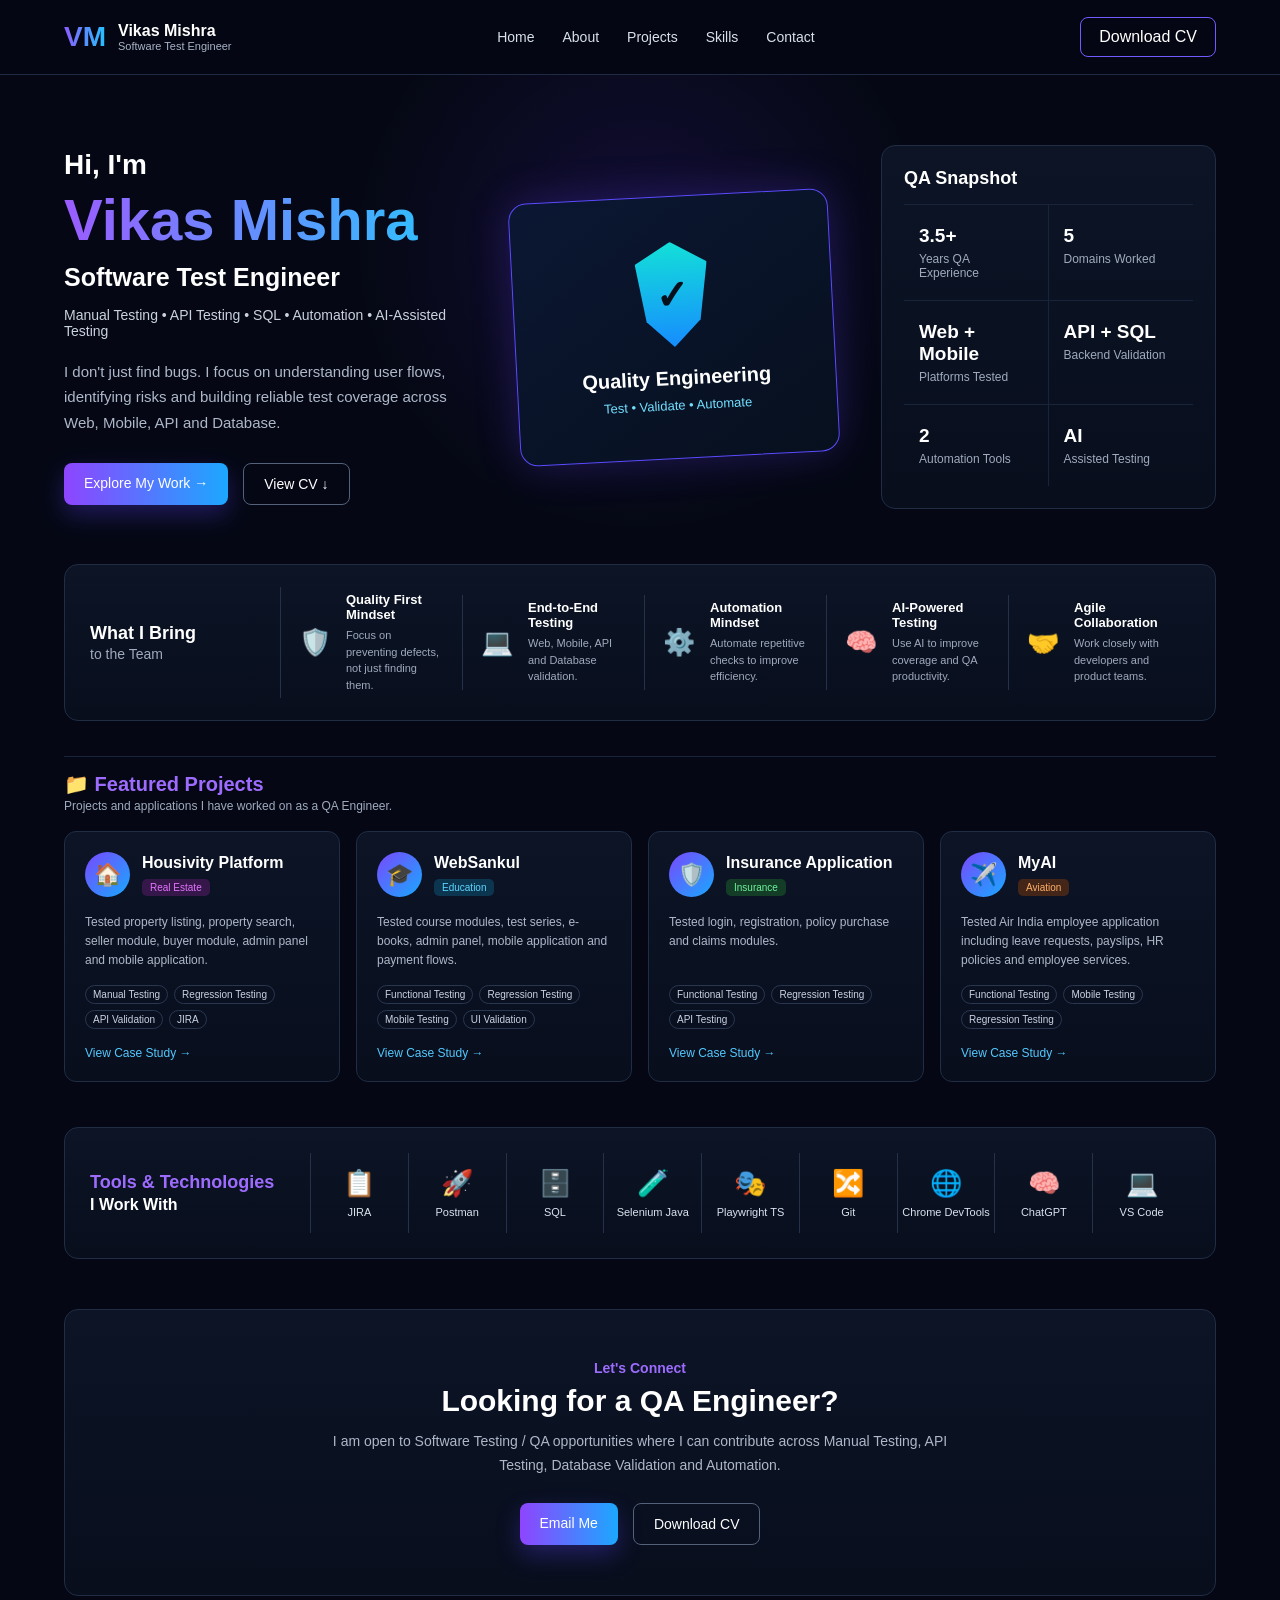
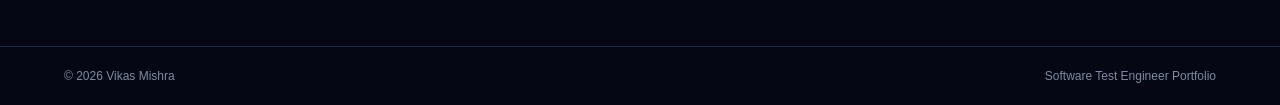
<file: index.html>
<!doctype html>
<html lang="en">
  <head>
    <meta charset="UTF-8" />
    <meta name="viewport" content="width=device-width, initial-scale=1.0" />

    <title>Vikas Mishra | QA Engineer</title>

    <link rel="stylesheet" href="style.css" />
  </head>

  <body>
    <!-- NAVBAR -->
    <header>
      <div class="logo">
        <span>VM</span>

        <div>
          <h3>Vikas Mishra</h3>
          <p>Software Test Engineer</p>
        </div>
      </div>

      <!-- MOBILE MENU BUTTON -->
      <button class="menu-btn" id="menuBtn">☰</button>

      <nav id="navbar">
        <a href="#home">Home</a>
        <a href="#about">About</a>
        <a href="#projects">Projects</a>
        <a href="#skills">Skills</a>
        <a href="#contact">Contact</a>
      </nav>

      <a href="assets/Vikas_Mishra_CV.pdf" class="cv-btn" download>
        Download CV
      </a>
    </header>

    <!-- HERO SECTION -->

    <section class="hero" id="home">
      <!-- LEFT -->

      <div class="hero-left">
        <p class="hello">Hi, I'm</p>

        <h1>Vikas Mishra</h1>

        <h2>Software Test Engineer</h2>

        <p class="skills-line">
          Manual Testing • API Testing • SQL • Automation • AI-Assisted Testing
        </p>

        <p class="description">
          I don't just find bugs. I focus on understanding user flows,
          identifying risks and building reliable test coverage across Web,
          Mobile, API and Database.
        </p>

        <div class="buttons">
          <a href="#projects" class="primary-btn"> Explore My Work → </a>

          <a href="#" class="secondary-btn"> View CV ↓ </a>
        </div>
      </div>

      <!-- CENTER VISUAL -->

      <div class="hero-center">
        <div class="testing-card">
          <div class="shield">✓</div>

          <h3>Quality Engineering</h3>

          <p>Test • Validate • Automate</p>
        </div>
      </div>

      <!-- RIGHT QA SNAPSHOT -->

      <div class="snapshot">
        <h3>QA Snapshot</h3>

        <div class="stats">
          <div class="stat">
            <h2>3.5+</h2>
            <p>Years QA Experience</p>
          </div>

          <div class="stat">
            <h2>5</h2>
            <p>Domains Worked</p>
          </div>

          <div class="stat">
            <h2>Web + Mobile</h2>
            <p>Platforms Tested</p>
          </div>

          <div class="stat">
            <h2>API + SQL</h2>
            <p>Backend Validation</p>
          </div>

          <div class="stat">
            <h2>2</h2>
            <p>Automation Tools</p>
          </div>

          <div class="stat">
            <h2>AI</h2>
            <p>Assisted Testing</p>
          </div>
        </div>
      </div>
    </section>
    <!-- WHAT I BRING TO THE TEAM -->

    <section class="team-section" id="about">
      <div class="team-title">
        <h2>What I Bring</h2>
        <p>to the Team</p>
      </div>

      <div class="team-item">
        <div class="team-icon">🛡️</div>

        <div>
          <h3>Quality First Mindset</h3>
          <p>Focus on preventing defects, not just finding them.</p>
        </div>
      </div>

      <div class="team-item">
        <div class="team-icon">💻</div>

        <div>
          <h3>End-to-End Testing</h3>
          <p>Web, Mobile, API and Database validation.</p>
        </div>
      </div>

      <div class="team-item">
        <div class="team-icon">⚙️</div>

        <div>
          <h3>Automation Mindset</h3>
          <p>Automate repetitive checks to improve efficiency.</p>
        </div>
      </div>

      <div class="team-item">
        <div class="team-icon">🧠</div>

        <div>
          <h3>AI-Powered Testing</h3>
          <p>Use AI to improve coverage and QA productivity.</p>
        </div>
      </div>

      <div class="team-item">
        <div class="team-icon">🤝</div>

        <div>
          <h3>Agile Collaboration</h3>
          <p>Work closely with developers and product teams.</p>
        </div>
      </div>
    </section>
    <!-- FEATURED PROJECTS -->

    <section class="projects-section" id="projects">
      <div class="projects-header">
        <div>
          <h2>📁 Featured Projects</h2>
          <p>Projects and applications I have worked on as a QA Engineer.</p>
        </div>
      </div>

      <div class="projects-grid">
        <!-- PROJECT 1 -->

        <div class="project-card">
          <div class="project-top">
            <div class="project-icon">🏠</div>

            <div>
              <h3>Housivity Platform</h3>

              <span class="project-tag purple"> Real Estate </span>
            </div>
          </div>

          <p class="project-description">
            Tested property listing, property search, seller module, buyer
            module, admin panel and mobile application.
          </p>

          <div class="project-skills">
            <span>Manual Testing</span>
            <span>Regression Testing</span>
            <span>API Validation</span>
            <span>JIRA</span>
          </div>

          <a href="housivity.html"> View Case Study → </a>
        </div>

        <!-- PROJECT 2 -->

        <div class="project-card">
          <div class="project-top">
            <div class="project-icon">🎓</div>

            <div>
              <h3>WebSankul</h3>

              <span class="project-tag blue"> Education </span>
            </div>
          </div>

          <p class="project-description">
            Tested course modules, test series, e-books, admin panel, mobile
            application and payment flows.
          </p>

          <div class="project-skills">
            <span>Functional Testing</span>
            <span>Regression Testing</span>
            <span>Mobile Testing</span>
            <span>UI Validation</span>
          </div>

          <a href="websankul.html"> View Case Study → </a>
        </div>

        <!-- PROJECT 3 -->

        <div class="project-card">
          <div class="project-top">
            <div class="project-icon">🛡️</div>

            <div>
              <h3>Insurance Application</h3>

              <span class="project-tag green"> Insurance </span>
            </div>
          </div>

          <p class="project-description">
            Tested login, registration, policy purchase and claims modules.
          </p>

          <div class="project-skills">
            <span>Functional Testing</span>
            <span>Regression Testing</span>
            <span>API Testing</span>
          </div>

          <a href="insurance.html"> View Case Study → </a>
        </div>

        <!-- PROJECT 4 -->

        <div class="project-card">
          <div class="project-top">
            <div class="project-icon">✈️</div>

            <div>
              <h3>MyAI</h3>

              <span class="project-tag orange"> Aviation </span>
            </div>
          </div>

          <p class="project-description">
            Tested Air India employee application including leave requests,
            payslips, HR policies and employee services.
          </p>

          <div class="project-skills">
            <span>Functional Testing</span>
            <span>Mobile Testing</span>
            <span>Regression Testing</span>
          </div>

          <a href="myai.html"> View Case Study → </a>
        </div>
      </div>
    </section>
    <!-- TOOLS & TECHNOLOGIES -->

    <section class="tools-section" id="skills">
      <div class="tools-title">
        <h2>Tools & Technologies</h2>
        <p>I Work With</p>
      </div>

      <div class="tools-list">
        <div class="tool-item">
          <div class="tool-icon">📋</div>
          <span>JIRA</span>
        </div>

        <div class="tool-item">
          <div class="tool-icon">🚀</div>
          <span>Postman</span>
        </div>

        <div class="tool-item">
          <div class="tool-icon">🗄️</div>
          <span>SQL</span>
        </div>

        <div class="tool-item">
          <div class="tool-icon">🧪</div>
          <span>Selenium Java</span>
        </div>

        <div class="tool-item">
          <div class="tool-icon">🎭</div>
          <span>Playwright TS</span>
        </div>

        <div class="tool-item">
          <div class="tool-icon">🔀</div>
          <span>Git</span>
        </div>

        <div class="tool-item">
          <div class="tool-icon">🌐</div>
          <span>Chrome DevTools</span>
        </div>

        <div class="tool-item">
          <div class="tool-icon">🧠</div>
          <span>ChatGPT</span>
        </div>

        <div class="tool-item">
          <div class="tool-icon">💻</div>
          <span>VS Code</span>
        </div>
      </div>
    </section>
    <!-- CONTACT SECTION -->

    <section class="contact-section" id="contact">
      <p class="contact-kicker">Let's Connect</p>

      <h2>Looking for a QA Engineer?</h2>

      <p class="contact-text">
        I am open to Software Testing / QA opportunities where I can contribute
        across Manual Testing, API Testing, Database Validation and Automation.
      </p>

      <div class="contact-buttons">
        <a href="mailto:vikasparsa94@gmail.com" class="primary-btn">
          Email Me
        </a>

        <a href="assets/Vikas_Mishra_CV.pdf" class="secondary-btn" download>
          Download CV
        </a>
      </div>
    </section>

    <!-- FOOTER -->

    <footer>
      <p>© 2026 Vikas Mishra</p>

      <p>Software Test Engineer Portfolio</p>
    </footer>
    <script src="script.js"></script>
  </body>
</html>
</file>
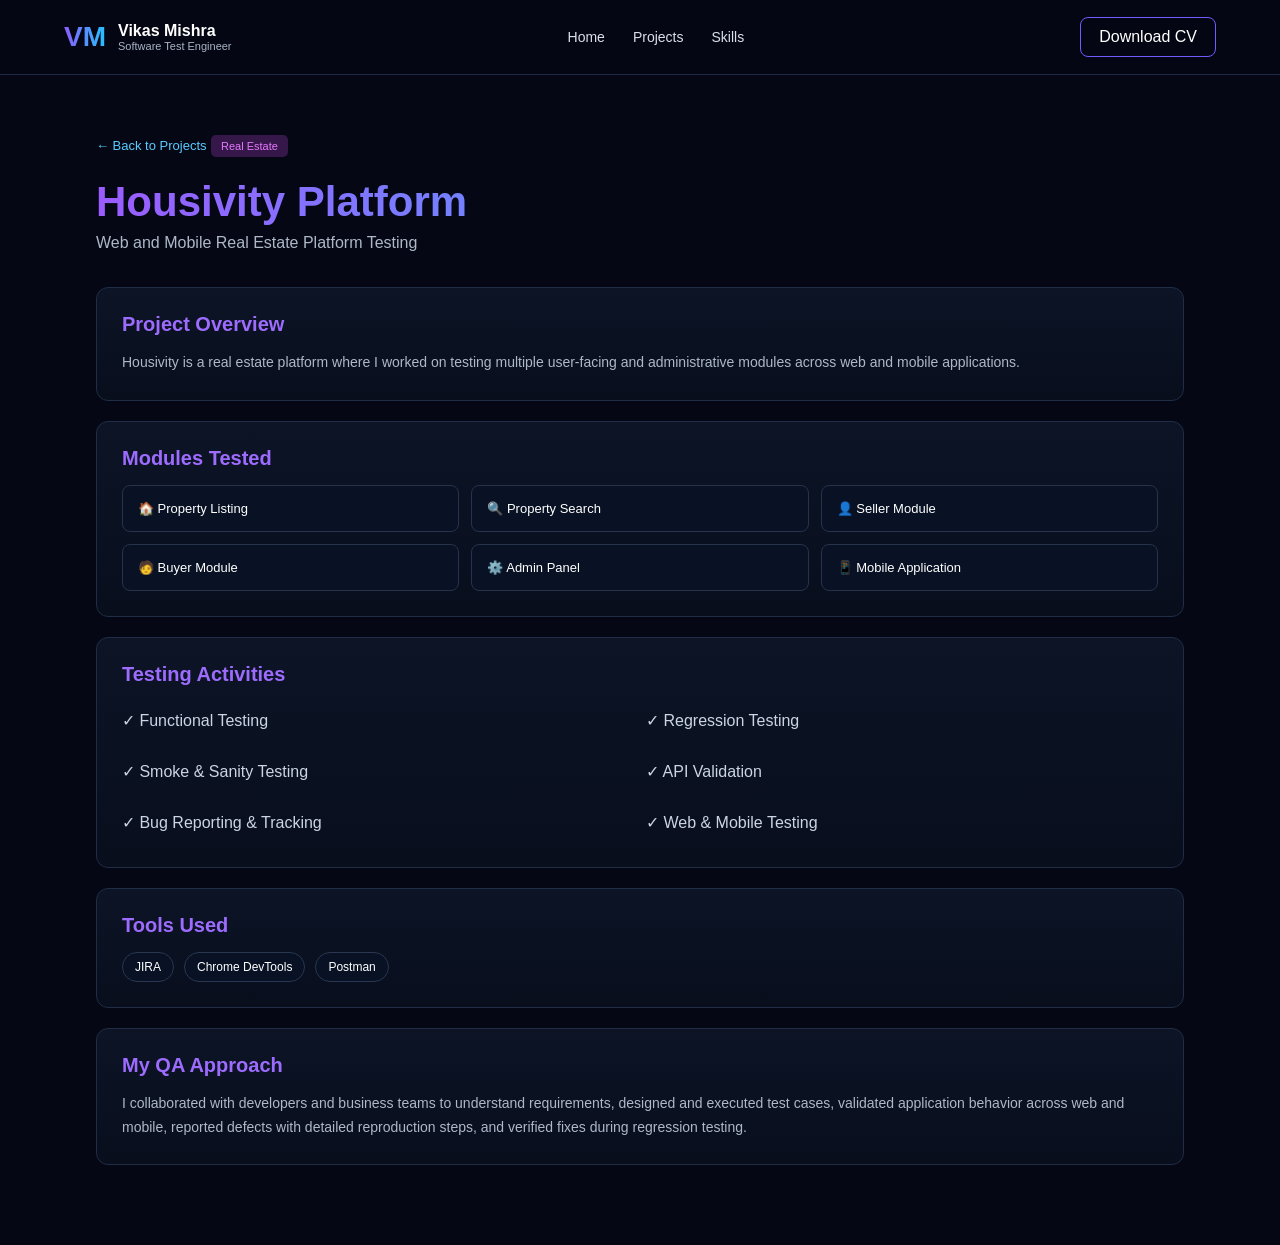
<file: housivity.html>
<!doctype html>
<html lang="en">
  <head>
    <meta charset="UTF-8" />
    <meta name="viewport" content="width=device-width, initial-scale=1.0" />

    <title>Housivity Case Study | Vikas Mishra</title>

    <link rel="stylesheet" href="style.css" />
  </head>

  <body>
    <header>
      <div class="logo">
        <span>VM</span>

        <div>
          <h3>Vikas Mishra</h3>
          <p>Software Test Engineer</p>
        </div>
      </div>

      <nav>
        <a href="index.html">Home</a>
        <a href="index.html#projects">Projects</a>
        <a href="index.html#skills">Skills</a>
      </nav>

      <a href="assets/Vikas_Mishra_CV.pdf" class="cv-btn" download>
        Download CV
      </a>
    </header>

    <main class="case-study-page">
      <!-- HERO -->

      <section class="case-hero">
        <a href="index.html#projects" class="back-link"> ← Back to Projects </a>

        <span class="case-tag"> Real Estate </span>

        <h1>Housivity Platform</h1>

        <p>Web and Mobile Real Estate Platform Testing</p>
      </section>

      <!-- OVERVIEW -->

      <section class="case-card">
        <h2>Project Overview</h2>

        <p>
          Housivity is a real estate platform where I worked on testing multiple
          user-facing and administrative modules across web and mobile
          applications.
        </p>
      </section>

      <!-- MODULES -->

      <section class="case-card">
        <h2>Modules Tested</h2>

        <div class="case-grid">
          <div class="case-item">🏠 Property Listing</div>

          <div class="case-item">🔍 Property Search</div>

          <div class="case-item">👤 Seller Module</div>

          <div class="case-item">🧑 Buyer Module</div>

          <div class="case-item">⚙️ Admin Panel</div>

          <div class="case-item">📱 Mobile Application</div>
        </div>
      </section>

      <!-- TESTING -->

      <section class="case-card">
        <h2>Testing Activities</h2>

        <div class="testing-list">
          <div>✓ Functional Testing</div>

          <div>✓ Regression Testing</div>

          <div>✓ Smoke & Sanity Testing</div>

          <div>✓ API Validation</div>

          <div>✓ Bug Reporting & Tracking</div>

          <div>✓ Web & Mobile Testing</div>
        </div>
      </section>

      <!-- TOOLS -->

      <section class="case-card">
        <h2>Tools Used</h2>

        <div class="case-tools">
          <span>JIRA</span>

          <span>Chrome DevTools</span>

          <span>Postman</span>
        </div>
      </section>

      <!-- RESPONSIBILITY -->

      <section class="case-card">
        <h2>My QA Approach</h2>

        <p>
          I collaborated with developers and business teams to understand
          requirements, designed and executed test cases, validated application
          behavior across web and mobile, reported defects with detailed
          reproduction steps, and verified fixes during regression testing.
        </p>
      </section>
    </main>
  </body>
</html>
</file>
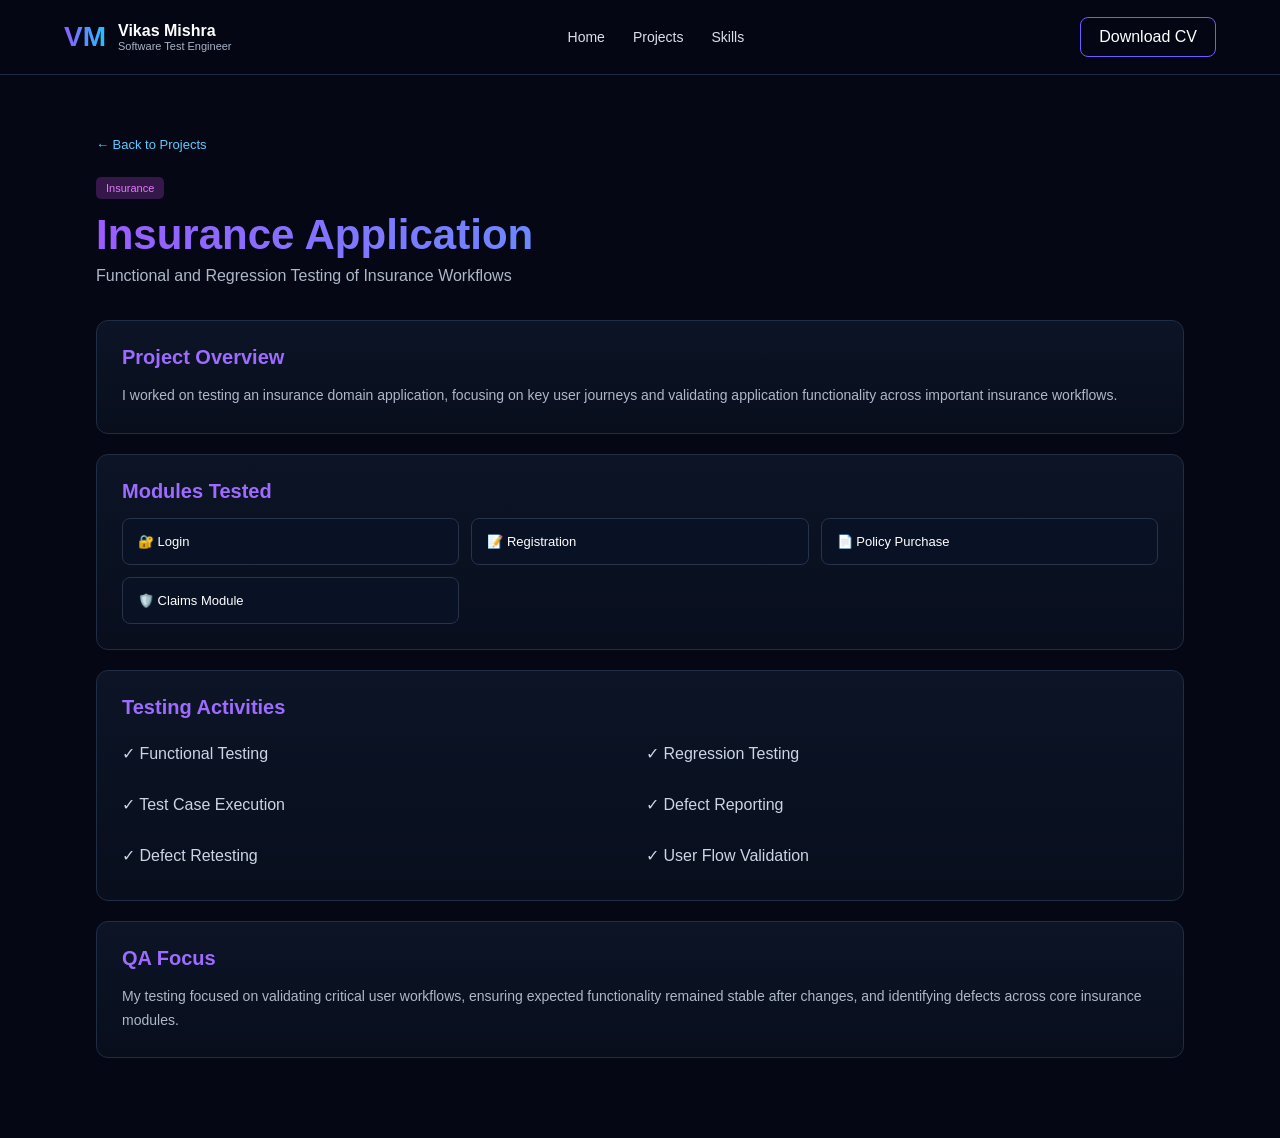
<file: insurance.html>
<!doctype html>
<html lang="en">
  <head>
    <meta charset="UTF-8" />
    <meta name="viewport" content="width=device-width, initial-scale=1.0" />

    <title>Insurance Case Study | Vikas Mishra</title>

    <link rel="stylesheet" href="style.css" />
  </head>

  <body>
    <header>
      <div class="logo">
        <span>VM</span>

        <div>
          <h3>Vikas Mishra</h3>
          <p>Software Test Engineer</p>
        </div>
      </div>

      <nav>
        <a href="index.html">Home</a>
        <a href="index.html#projects">Projects</a>
        <a href="index.html#skills">Skills</a>
      </nav>

      <a href="assets/Vikas_Mishra_CV.pdf" class="cv-btn" download>
        Download CV
      </a>
    </header>

    <main class="case-study-page">
      <section class="case-hero">
        <a href="index.html#projects" class="back-link"> ← Back to Projects </a>

        <br />

        <span class="case-tag"> Insurance </span>

        <h1>Insurance Application</h1>

        <p>Functional and Regression Testing of Insurance Workflows</p>
      </section>

      <section class="case-card">
        <h2>Project Overview</h2>

        <p>
          I worked on testing an insurance domain application, focusing on key
          user journeys and validating application functionality across
          important insurance workflows.
        </p>
      </section>

      <section class="case-card">
        <h2>Modules Tested</h2>

        <div class="case-grid">
          <div class="case-item">🔐 Login</div>

          <div class="case-item">📝 Registration</div>

          <div class="case-item">📄 Policy Purchase</div>

          <div class="case-item">🛡️ Claims Module</div>
        </div>
      </section>

      <section class="case-card">
        <h2>Testing Activities</h2>

        <div class="testing-list">
          <div>✓ Functional Testing</div>

          <div>✓ Regression Testing</div>

          <div>✓ Test Case Execution</div>

          <div>✓ Defect Reporting</div>

          <div>✓ Defect Retesting</div>

          <div>✓ User Flow Validation</div>
        </div>
      </section>

      <section class="case-card">
        <h2>QA Focus</h2>

        <p>
          My testing focused on validating critical user workflows, ensuring
          expected functionality remained stable after changes, and identifying
          defects across core insurance modules.
        </p>
      </section>
    </main>
  </body>
</html>
</file>
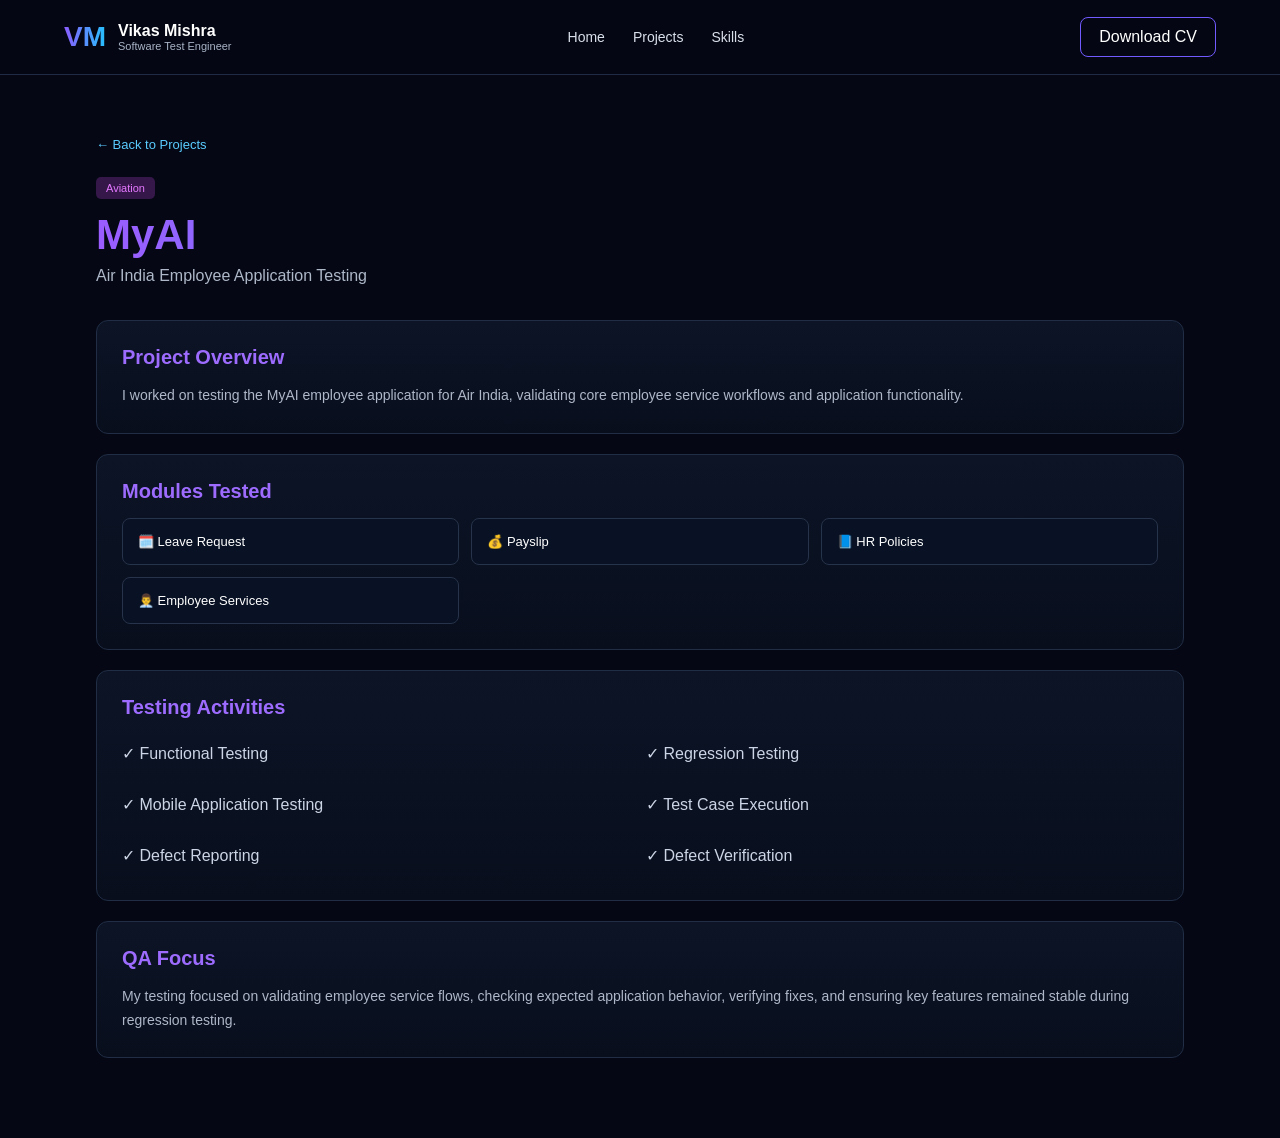
<file: myai.html>
<!doctype html>
<html lang="en">
  <head>
    <meta charset="UTF-8" />
    <meta name="viewport" content="width=device-width, initial-scale=1.0" />

    <title>MyAI Case Study | Vikas Mishra</title>

    <link rel="stylesheet" href="style.css" />
  </head>

  <body>
    <header>
      <div class="logo">
        <span>VM</span>

        <div>
          <h3>Vikas Mishra</h3>
          <p>Software Test Engineer</p>
        </div>
      </div>

      <nav>
        <a href="index.html">Home</a>
        <a href="index.html#projects">Projects</a>
        <a href="index.html#skills">Skills</a>
      </nav>

      <a href="assets/Vikas_Mishra_CV.pdf" class="cv-btn" download>
        Download CV
      </a>
    </header>

    <main class="case-study-page">
      <section class="case-hero">
        <a href="index.html#projects" class="back-link"> ← Back to Projects </a>

        <br />

        <span class="case-tag"> Aviation </span>

        <h1>MyAI</h1>

        <p>Air India Employee Application Testing</p>
      </section>

      <section class="case-card">
        <h2>Project Overview</h2>

        <p>
          I worked on testing the MyAI employee application for Air India,
          validating core employee service workflows and application
          functionality.
        </p>
      </section>

      <section class="case-card">
        <h2>Modules Tested</h2>

        <div class="case-grid">
          <div class="case-item">🗓️ Leave Request</div>

          <div class="case-item">💰 Payslip</div>

          <div class="case-item">📘 HR Policies</div>

          <div class="case-item">👨‍💼 Employee Services</div>
        </div>
      </section>

      <section class="case-card">
        <h2>Testing Activities</h2>

        <div class="testing-list">
          <div>✓ Functional Testing</div>

          <div>✓ Regression Testing</div>

          <div>✓ Mobile Application Testing</div>

          <div>✓ Test Case Execution</div>

          <div>✓ Defect Reporting</div>

          <div>✓ Defect Verification</div>
        </div>
      </section>

      <section class="case-card">
        <h2>QA Focus</h2>

        <p>
          My testing focused on validating employee service flows, checking
          expected application behavior, verifying fixes, and ensuring key
          features remained stable during regression testing.
        </p>
      </section>
    </main>
  </body>
</html>
</file>
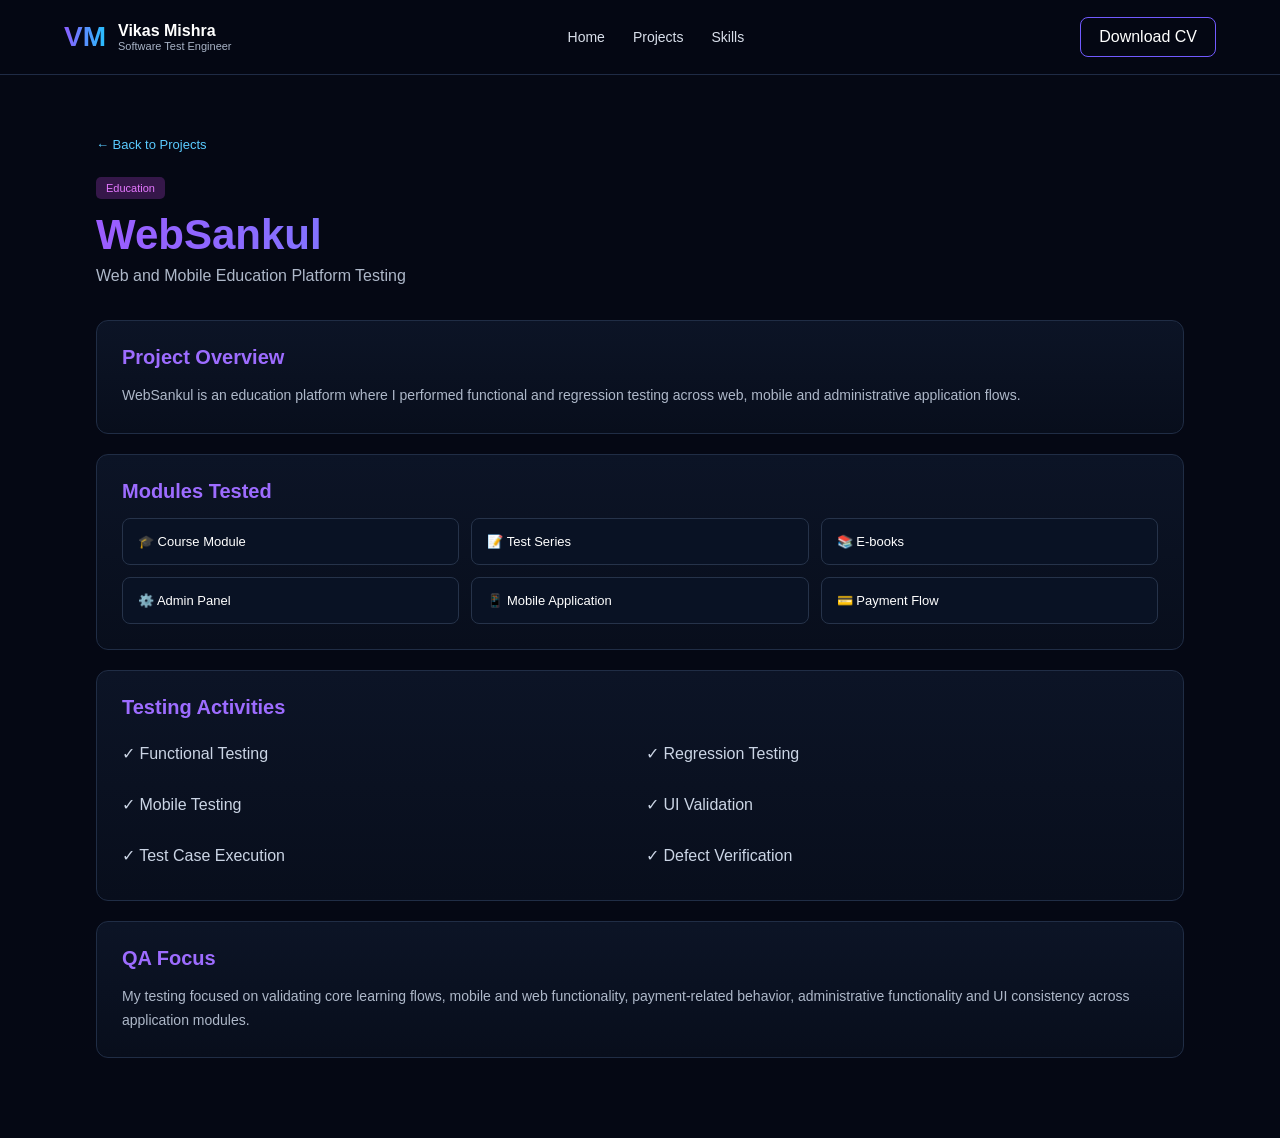
<file: websankul.html>
<!doctype html>
<html lang="en">
  <head>
    <meta charset="UTF-8" />
    <meta name="viewport" content="width=device-width, initial-scale=1.0" />

    <title>WebSankul Case Study | Vikas Mishra</title>

    <link rel="stylesheet" href="style.css" />
  </head>

  <body>
    <header>
      <div class="logo">
        <span>VM</span>

        <div>
          <h3>Vikas Mishra</h3>
          <p>Software Test Engineer</p>
        </div>
      </div>

      <nav>
        <a href="index.html">Home</a>
        <a href="index.html#projects">Projects</a>
        <a href="index.html#skills">Skills</a>
      </nav>

      <a href="assets/Vikas_Mishra_CV.pdf" class="cv-btn" download>
        Download CV
      </a>
    </header>

    <main class="case-study-page">
      <section class="case-hero">
        <a href="index.html#projects" class="back-link"> ← Back to Projects </a>

        <br />

        <span class="case-tag"> Education </span>

        <h1>WebSankul</h1>

        <p>Web and Mobile Education Platform Testing</p>
      </section>

      <section class="case-card">
        <h2>Project Overview</h2>

        <p>
          WebSankul is an education platform where I performed functional and
          regression testing across web, mobile and administrative application
          flows.
        </p>
      </section>

      <section class="case-card">
        <h2>Modules Tested</h2>

        <div class="case-grid">
          <div class="case-item">🎓 Course Module</div>

          <div class="case-item">📝 Test Series</div>

          <div class="case-item">📚 E-books</div>

          <div class="case-item">⚙️ Admin Panel</div>

          <div class="case-item">📱 Mobile Application</div>

          <div class="case-item">💳 Payment Flow</div>
        </div>
      </section>

      <section class="case-card">
        <h2>Testing Activities</h2>

        <div class="testing-list">
          <div>✓ Functional Testing</div>

          <div>✓ Regression Testing</div>

          <div>✓ Mobile Testing</div>

          <div>✓ UI Validation</div>

          <div>✓ Test Case Execution</div>

          <div>✓ Defect Verification</div>
        </div>
      </section>

      <section class="case-card">
        <h2>QA Focus</h2>

        <p>
          My testing focused on validating core learning flows, mobile and web
          functionality, payment-related behavior, administrative functionality
          and UI consistency across application modules.
        </p>
      </section>
    </main>
  </body>
</html>
</file>
<file: style.css>
* {
  margin: 0;
  padding: 0;
  box-sizing: border-box;
}

html {
  scroll-behavior: smooth;
}

body {
  font-family: Arial, sans-serif;
  background: #050814;
  color: white;
}

/* NAVBAR */

header {
  height: 75px;
  padding: 0 5%;
  display: flex;
  align-items: center;
  justify-content: space-between;

  background: rgba(5, 8, 20, 0.95);

  border-bottom: 1px solid #1f2b45;

  position: sticky;
  top: 0;
  z-index: 100;
}

.logo {
  display: flex;
  align-items: center;
  gap: 12px;
}

.logo span {
  font-size: 28px;
  font-weight: bold;

  background: linear-gradient(90deg, #8b5cff, #25c2ff);

  -webkit-background-clip: text;
  color: transparent;
}

.logo h3 {
  font-size: 16px;
}

.logo p {
  font-size: 11px;
  color: #a9b4c7;
}

/* NAVIGATION */

nav {
  display: flex;
  gap: 28px;
}

nav a {
  color: #d9dfeb;
  text-decoration: none;
  font-size: 14px;

  transition: 0.3s;
}

nav a:hover {
  color: #40bfff;
}

/* CV BUTTON */

.cv-btn {
  padding: 10px 18px;

  border: 1px solid #715aff;

  border-radius: 8px;

  color: white;
  text-decoration: none;

  transition: 0.3s;
}

.cv-btn:hover {
  background: #715aff;
}

/* HERO */

.hero {
  min-height: auto;
  padding: 70px 5% 55px;

  display: grid;

  grid-template-columns: 1.2fr 1fr 1fr;

  gap: 40px;

  align-items: center;

  background: radial-gradient(
    circle at 50% 35%,
    rgba(100, 50, 255, 0.14),
    transparent 40%
  );
}

/* LEFT SECTION */

.hello {
  font-size: 28px;
  font-weight: bold;

  margin-bottom: 5px;
}

.hero-left h1 {
  font-size: 58px;

  background: linear-gradient(90deg, #9b5cff, #27c8ff);

  -webkit-background-clip: text;

  color: transparent;

  margin-bottom: 10px;
}

.hero-left h2 {
  font-size: 25px;

  margin-bottom: 15px;
}

.skills-line {
  color: #cad2df;

  font-size: 14px;

  margin-bottom: 20px;
}

.description {
  max-width: 550px;

  color: #aeb8c9;

  line-height: 1.7;

  font-size: 15px;
}

/* BUTTONS */

.buttons {
  display: flex;

  gap: 15px;

  margin-top: 28px;
}

.primary-btn,
.secondary-btn {
  padding: 12px 20px;

  border-radius: 8px;

  text-decoration: none;

  font-size: 14px;

  transition: 0.3s;
}

.primary-btn {
  background: linear-gradient(90deg, #8e45ff, #1ca8ff);

  color: white;

  box-shadow: 0 10px 25px rgba(92, 65, 255, 0.3);
}

.primary-btn:hover {
  transform: translateY(-3px);
}

.secondary-btn {
  border: 1px solid #53617a;

  color: white;
}

.secondary-btn:hover {
  border-color: #7c63ff;

  background: #0d1527;
}

/* CENTER VISUAL */

.hero-center {
  display: flex;

  justify-content: center;

  align-items: center;
}

.testing-card {
  width: 320px;

  padding: 45px 30px;

  text-align: center;

  background: linear-gradient(145deg, #0b1733, #07101e);

  border: 1px solid #5a4cff;

  border-radius: 18px;

  box-shadow: 0 0 40px rgba(103, 69, 255, 0.25);

  transform: rotate(-3deg);
}

.shield {
  width: 90px;
  height: 105px;

  margin: auto;

  display: flex;

  align-items: center;

  justify-content: center;

  font-size: 40px;

  font-weight: bold;

  color: #06101c;

  background: linear-gradient(180deg, #13e0d8, #168cff);

  clip-path: polygon(50% 0%, 90% 20%, 80% 75%, 50% 100%, 20% 75%, 10% 20%);

  margin-bottom: 20px;
}

.testing-card h3 {
  font-size: 20px;

  margin-bottom: 8px;
}

.testing-card p {
  color: #72dfff;

  font-size: 13px;
}

/* QA SNAPSHOT */

.snapshot {
  padding: 22px;

  background: linear-gradient(180deg, #0c1426, #080e1c);

  border: 1px solid #202d45;

  border-radius: 14px;
}

.snapshot h3 {
  font-size: 18px;

  margin-bottom: 15px;
}

.stats {
  display: grid;

  grid-template-columns: 1fr 1fr;
}

.stat {
  padding: 20px 15px;

  border-top: 1px solid #17243a;
}

.stat:nth-child(odd) {
  border-right: 1px solid #17243a;
}

.stat h2 {
  font-size: 19px;

  margin-bottom: 5px;

  color: white;
}

.stat p {
  color: #9faabd;

  font-size: 12px;
}

/* RESPONSIVE */

@media (max-width: 1100px) {
  nav {
    display: none;
  }

  .hero {
    grid-template-columns: 1fr 1fr;
  }

  .snapshot {
    grid-column: 1 / -1;
  }
}

@media (max-width: 700px) {
  header {
    padding: 0 20px;
  }

  .cv-btn {
    display: none;
  }

  .hero {
    grid-template-columns: 1fr;

    padding: 40px 20px;
  }

  .hero-left h1 {
    font-size: 44px;
  }

  .testing-card {
    width: 90%;
  }

  .stats {
    grid-template-columns: 1fr;
  }

  .stat:nth-child(odd) {
    border-right: none;
  }
}
/* ============================= */
/* WHAT I BRING TO THE TEAM */
/* ============================= */

.team-section {
  width: 90%;
  margin: 0 auto 30px;

  padding: 22px 25px;

  display: grid;

  grid-template-columns:
    190px
    repeat(5, 1fr);

  align-items: center;

  background: linear-gradient(180deg, #0c1426, #080e1c);

  border: 1px solid #202d45;

  border-radius: 14px;
}

/* TITLE */

.team-title h2 {
  font-size: 18px;

  margin-bottom: 2px;
}

.team-title p {
  color: #9faabd;

  font-size: 14px;
}

/* ITEMS */

.team-item {
  min-height: 75px;

  padding: 5px 18px;

  display: flex;

  align-items: center;

  gap: 12px;

  border-left: 1px solid #253149;
}

/* ICON */

.team-icon {
  font-size: 26px;

  min-width: 35px;
}

/* TEXT */

.team-item h3 {
  font-size: 13px;

  margin-bottom: 5px;

  color: white;
}

.team-item p {
  font-size: 11px;

  line-height: 1.5;

  color: #9faabd;
}

/* HOVER EFFECT */

.team-item {
  transition: 0.3s;
}

.team-item:hover {
  transform: translateY(-3px);
}

.team-item:hover h3 {
  color: #59c9ff;
}

/* TABLET */

@media (max-width: 1100px) {
  .team-section {
    grid-template-columns: 1fr 1fr;
  }

  .team-title {
    grid-column: 1 / -1;

    margin-bottom: 15px;
  }

  .team-item {
    border-left: none;

    border-top: 1px solid #253149;

    padding: 15px;
  }
}

/* MOBILE */

@media (max-width: 700px) {
  .team-section {
    grid-template-columns: 1fr;

    width: 90%;

    padding: 20px;
  }

  .team-title {
    grid-column: auto;
  }
}
/* ============================== */
/* FEATURED PROJECTS */
/* ============================== */
section {
  scroll-margin-top: 100px;
}
.projects-section {
  width: 90%;

  margin: 35px auto 45px;
}

/* HEADER */

.projects-header {
  display: flex;

  justify-content: space-between;

  align-items: center;

  margin-bottom: 18px;

  padding-top: 15px;

  border-top: 1px solid #18243a;
}

.projects-header h2 {
  font-size: 20px;

  color: #9d6cff;

  margin-bottom: 3px;
}

.projects-header p {
  font-size: 12px;

  color: #9faabd;
}

/* GRID */

.projects-grid {
  display: grid;

  grid-template-columns: repeat(4, 1fr);

  gap: 16px;
}

/* CARD */

.project-card {
  min-height: 250px;

  padding: 20px;

  background: linear-gradient(180deg, #0c1426, #080e1c);

  border: 1px solid #202d45;

  border-radius: 12px;

  transition: 0.3s;
}

.project-card:hover {
  transform: translateY(-5px);

  border-color: #6f5cff;

  box-shadow: 0 15px 30px rgba(78, 54, 255, 0.12);
}

/* PROJECT TOP */

.project-top {
  display: flex;

  align-items: center;

  gap: 12px;
}

.project-icon {
  width: 45px;

  height: 45px;

  display: flex;

  align-items: center;

  justify-content: center;

  border-radius: 50%;

  background: linear-gradient(135deg, #7948ff, #18a9ff);

  font-size: 22px;
}

.project-top h3 {
  font-size: 16px;

  margin-bottom: 5px;
}

/* TAG */

.project-tag {
  display: inline-block;

  padding: 3px 8px;

  border-radius: 5px;

  font-size: 10px;
}

.purple {
  background: #351749;

  color: #e374ff;
}

.blue {
  background: #0c3550;

  color: #5ed5ff;
}

.green {
  background: #143d28;

  color: #6df29a;
}

.orange {
  background: #442619;

  color: #ffaf67;
}

/* DESCRIPTION */

.project-description {
  margin-top: 16px;

  color: #aeb8c9;

  font-size: 12px;

  line-height: 1.6;

  min-height: 58px;
}

/* SKILLS */

.project-skills {
  display: flex;

  flex-wrap: wrap;

  gap: 6px;

  margin: 14px 0;
}

.project-skills span {
  font-size: 10px;

  color: #cad3e4;

  border: 1px solid #293750;

  padding: 3px 7px;

  border-radius: 20px;
}

/* LINK */

.project-card a {
  color: #53c8ff;

  font-size: 12px;

  text-decoration: none;
}

.project-card a:hover {
  color: #ab79ff;
}

/* TABLET */

@media (max-width: 1100px) {
  .projects-grid {
    grid-template-columns: 1fr 1fr;
  }
}

/* MOBILE */

@media (max-width: 700px) {
  .projects-grid {
    grid-template-columns: 1fr;
  }
}
/* ============================== */
/* TOOLS & TECHNOLOGIES */
/* ============================== */

.tools-section {
  width: 90%;
  margin: 35px auto 50px;

  padding: 25px;

  display: grid;

  grid-template-columns: 220px 1fr;

  align-items: center;

  background: linear-gradient(180deg, #0c1426, #080e1c);

  border: 1px solid #202d45;

  border-radius: 14px;
}

/* TITLE */

.tools-title h2 {
  font-size: 18px;

  color: #9d6cff;

  margin-bottom: 3px;
}

.tools-title p {
  color: white;

  font-size: 16px;

  font-weight: bold;
}

/* TOOL LIST */

.tools-list {
  display: grid;

  grid-template-columns: repeat(9, 1fr);

  align-items: center;
}

/* TOOL ITEM */

.tool-item {
  min-height: 80px;

  display: flex;

  flex-direction: column;

  align-items: center;

  justify-content: center;

  gap: 7px;

  border-left: 1px solid #243149;

  transition: 0.3s;
}

.tool-item:hover {
  transform: translateY(-4px);
}

.tool-icon {
  font-size: 26px;
}

.tool-item span {
  font-size: 11px;

  color: #dbe3ef;

  text-align: center;
}

/* TABLET */

@media (max-width: 1100px) {
  .tools-section {
    grid-template-columns: 1fr;
  }

  .tools-title {
    margin-bottom: 20px;
  }

  .tools-list {
    grid-template-columns: repeat(3, 1fr);
  }

  .tool-item {
    border: 1px solid #243149;
  }
}

/* MOBILE */

@media (max-width: 700px) {
  .tools-list {
    grid-template-columns: repeat(2, 1fr);
  }
}
/* ============================= */
/* CASE STUDY PAGE */
/* ============================= */

.case-study-page {
  width: 85%;
  max-width: 1100px;

  margin: auto;

  padding: 60px 0;
}

/* HERO */

.case-hero {
  margin-bottom: 35px;
}

.back-link {
  display: inline-block;

  margin-bottom: 25px;

  color: #5acbff;

  text-decoration: none;

  font-size: 13px;
}

.case-tag {
  display: inline-block;

  padding: 5px 10px;

  background: #351749;

  color: #e578ff;

  border-radius: 5px;

  font-size: 11px;

  margin-bottom: 12px;
}

.case-hero h1 {
  font-size: 42px;

  margin-bottom: 8px;

  background: linear-gradient(90deg, #9b5cff, #27c8ff);

  -webkit-background-clip: text;

  color: transparent;
}

.case-hero p {
  color: #aeb8c9;
}

/* CARD */

.case-card {
  margin-bottom: 20px;

  padding: 25px;

  background: linear-gradient(180deg, #0c1426, #080e1c);

  border: 1px solid #202d45;

  border-radius: 12px;
}

.case-card h2 {
  font-size: 20px;

  margin-bottom: 15px;

  color: #9d6cff;
}

.case-card p {
  color: #aeb8c9;

  line-height: 1.7;

  font-size: 14px;
}

/* MODULE GRID */

.case-grid {
  display: grid;

  grid-template-columns: repeat(3, 1fr);

  gap: 12px;
}

.case-item {
  padding: 15px;

  background: #091224;

  border: 1px solid #26334a;

  border-radius: 8px;

  font-size: 13px;
}

/* TEST LIST */

.testing-list {
  display: grid;

  grid-template-columns: repeat(2, 1fr);

  gap: 12px;
}

.testing-list div {
  padding: 10px 0;

  color: #cbd5e5;
}

/* TOOLS */

.case-tools {
  display: flex;

  gap: 10px;

  flex-wrap: wrap;
}

.case-tools span {
  padding: 7px 12px;

  background: #091224;

  border: 1px solid #293750;

  border-radius: 20px;

  font-size: 12px;
}

/* MOBILE */

@media (max-width: 700px) {
  .case-study-page {
    width: 90%;

    padding: 35px 0;
  }

  .case-grid {
    grid-template-columns: 1fr;
  }

  .testing-list {
    grid-template-columns: 1fr;
  }

  .case-hero h1 {
    font-size: 34px;
  }
}
/* ============================== */
/* CONTACT SECTION */
/* ============================== */

.contact-section {
  width: 90%;
  margin: 40px auto 50px;

  padding: 50px 25px;

  text-align: center;

  background: linear-gradient(180deg, #0c1426, #080e1c);

  border: 1px solid #202d45;

  border-radius: 14px;
}

.contact-kicker {
  color: #9d6cff;

  font-size: 14px;

  font-weight: bold;

  margin-bottom: 8px;
}

.contact-section h2 {
  font-size: 30px;

  margin-bottom: 12px;
}

.contact-text {
  max-width: 650px;

  margin: auto;

  color: #aeb8c9;

  font-size: 14px;

  line-height: 1.7;
}

.contact-buttons {
  display: flex;

  justify-content: center;

  gap: 15px;

  margin-top: 25px;
}

/* ============================== */
/* FOOTER */
/* ============================== */

footer {
  padding: 22px 5%;

  display: flex;

  justify-content: space-between;

  align-items: center;

  border-top: 1px solid #202d45;

  color: #7f8ba0;

  font-size: 12px;
}

/* MOBILE */

@media (max-width: 700px) {
  .contact-buttons {
    flex-direction: column;

    align-items: center;
  }

  footer {
    flex-direction: column;

    gap: 8px;

    text-align: center;
  }
}
/* ACTIVE NAV LINK */

nav a.active {
  color: #59c9ff;
  font-weight: 600;
}
/* ============================= */
/* MOBILE NAVIGATION FIX */
/* ============================= */

.menu-btn {
  display: none;
  background: transparent;
  border: none;
  color: white;
  font-size: 28px;
  cursor: pointer;
}

/* MOBILE */

@media (max-width: 700px) {
  header {
    height: 70px;
    padding: 0 20px;
    position: sticky;
    top: 0;
  }

  .logo span {
    font-size: 25px;
  }

  .logo h3 {
    font-size: 14px;
  }

  .logo p {
    font-size: 10px;
  }

  /* HAMBURGER */

  .menu-btn {
    display: block;
    margin-left: auto;
  }

  /* MOBILE NAV */

  header nav {
    display: none;

    position: absolute;

    top: 70px;
    left: 0;

    width: 100%;

    padding: 20px;

    flex-direction: column;

    gap: 0;

    background: #080e1c;

    border-top: 1px solid #202d45;
    border-bottom: 1px solid #202d45;

    box-shadow: 0 15px 30px rgba(0, 0, 0, 0.35);
  }

  header nav.show {
    display: flex;
  }

  header nav a {
    width: 100%;

    padding: 13px 5px;

    border-bottom: 1px solid #17243a;

    font-size: 14px;
  }

  .cv-btn {
    display: none;
  }

  /* HERO */

  .hero {
    display: flex;

    flex-direction: column;

    padding: 45px 20px 30px;

    gap: 35px;
  }

  .hero-left {
    width: 100%;
    order: 1;
  }

  .hero-center {
    width: 100%;
    order: 2;
  }

  .snapshot {
    width: 100%;
    order: 3;
  }

  .hello {
    font-size: 22px;
  }

  .hero-left h1 {
    font-size: 42px;
    line-height: 1.1;
  }

  .hero-left h2 {
    font-size: 21px;
  }

  .skills-line {
    font-size: 12px;

    line-height: 1.8;
  }

  .description {
    font-size: 13px;

    line-height: 1.7;
  }

  .buttons {
    flex-wrap: wrap;

    gap: 10px;
  }

  .primary-btn,
  .secondary-btn {
    padding: 11px 16px;

    font-size: 13px;
  }

  /* QUALITY CARD */

  .testing-card {
    width: 100%;
    max-width: 330px;

    transform: none;

    padding: 35px 20px;
  }

  /* SNAPSHOT */

  .stats {
    grid-template-columns: 1fr 1fr;
  }

  .stat {
    padding: 18px 10px;
  }

  .stat h2 {
    font-size: 17px;
  }

  .stat p {
    font-size: 11px;
  }

  /* TEAM */

  .team-section {
    width: 90%;

    grid-template-columns: 1fr;

    padding: 18px;
  }

  .team-item {
    border-left: none;

    border-top: 1px solid #253149;

    padding: 15px 5px;
  }

  /* PROJECTS */

  .projects-grid {
    grid-template-columns: 1fr;
  }

  /* TOOLS */

  .tools-section {
    width: 90%;

    grid-template-columns: 1fr;
  }

  .tools-list {
    grid-template-columns: repeat(2, 1fr);

    gap: 8px;
  }

  .tool-item {
    border: 1px solid #243149;

    border-radius: 8px;
  }
}
</file>
